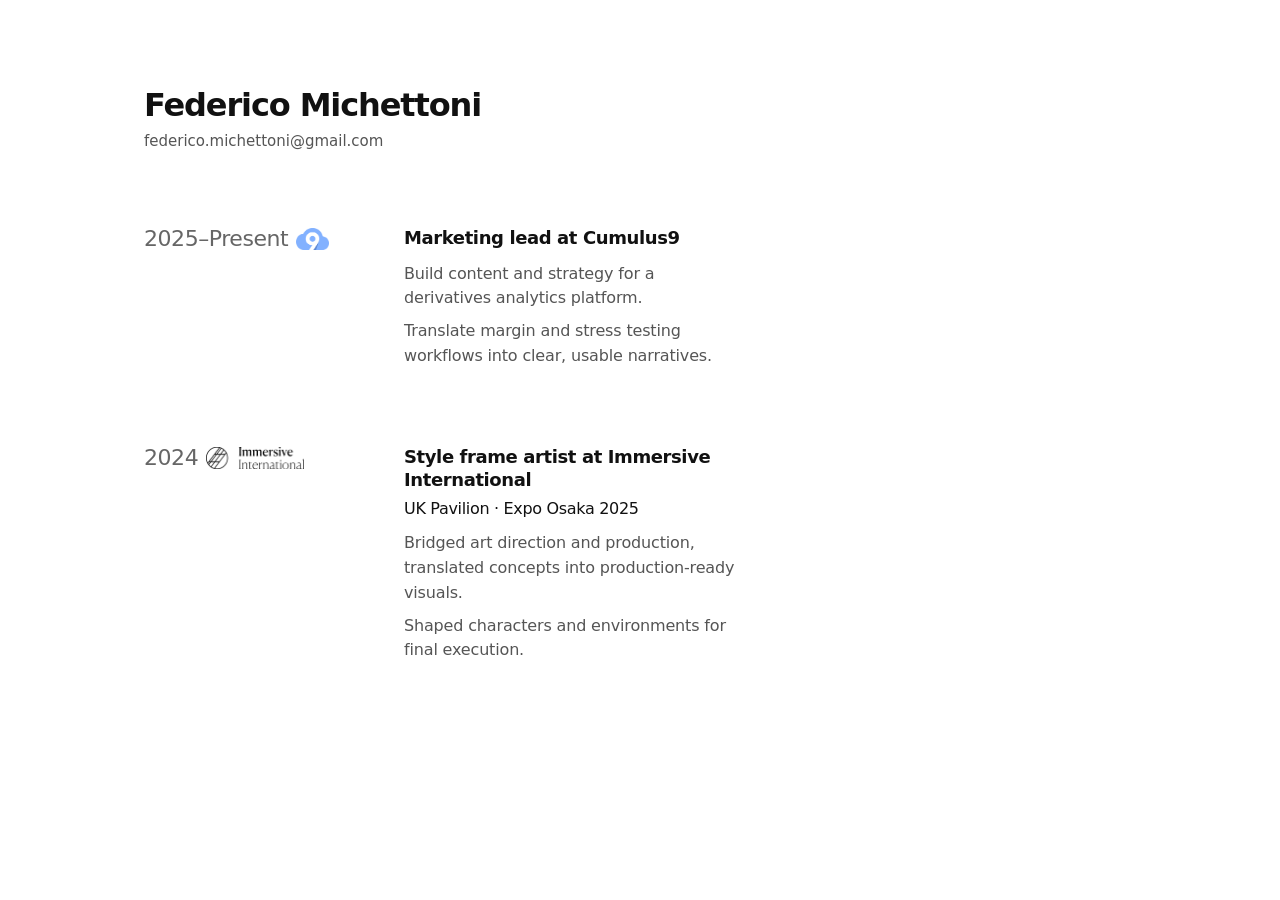
<file: index.html>
<!DOCTYPE html>
<html lang="en">
<head>
  <meta charset="UTF-8" />
  <meta name="viewport" content="width=device-width, initial-scale=1" />
  <meta name="description" content="Federico Michettoni — visual direction and production." />
  <title>Federico Michettoni</title>
  <link rel="stylesheet" href="css/home.css" />
</head>
<body>
  <div class="shell">
    <main class="layout page">
      <aside class="sidebar container" aria-label="Introduction and work">
        <header class="identity">
          <h1 class="name">Federico Michettoni</h1>
          <p class="identity-line">
            <a href="mailto:federico.michettoni@gmail.com">federico.michettoni@gmail.com</a>
          </p>
        </header>

        <nav class="role-list" id="roleList" aria-label="Selected work">
          <a
            class="timeline-row"
            href="cumulus9/"
            data-preview-type="video"
            data-preview-src="images/cumulus9-video.mp4?v=4"
            data-preview-object-position="left"
            data-preview-object-x="10"
          >
            <div class="timeline-meta" aria-hidden="true">
              <span class="timeline-date">2025–Present</span>
              <img src="images/CUMULUS9.png" alt="" />
            </div>
            <div class="timeline-content">
              <p class="role-title">Marketing lead at Cumulus9</p>
              <p class="role-desc">Build content and strategy for a derivatives analytics platform.</p>
              <p class="role-desc">Translate margin and stress testing workflows into clear, usable narratives.</p>
            </div>
          </a>

          <a
            class="timeline-row"
            href="osaka/"
            data-preview-type="video"
            data-preview-src="images/osaka 2025.mp4"
          >
            <div class="timeline-meta timeline-meta--immersive" aria-hidden="true">
              <span class="timeline-date">2024</span>
              <img src="images/IMMERSIVE.png" alt="Immersive" />
            </div>
            <div class="timeline-content">
              <p class="role-title">Style frame artist at Immersive International</p>
              <p class="role-project">UK Pavilion · Expo Osaka 2025</p>
              <p class="role-desc">Bridged art direction and production, translated concepts into production-ready visuals.</p>
              <p class="role-desc">Shaped characters and environments for final execution.</p>
            </div>
          </a>
        </nav>
      </aside>

      <div class="preview-panel" id="previewPanel" aria-hidden="true">
        <div class="preview-inner" id="previewInner"></div>
      </div>
    </main>
  </div>

  <script src="js/home.js" defer></script>
</body>
</html>
</file>
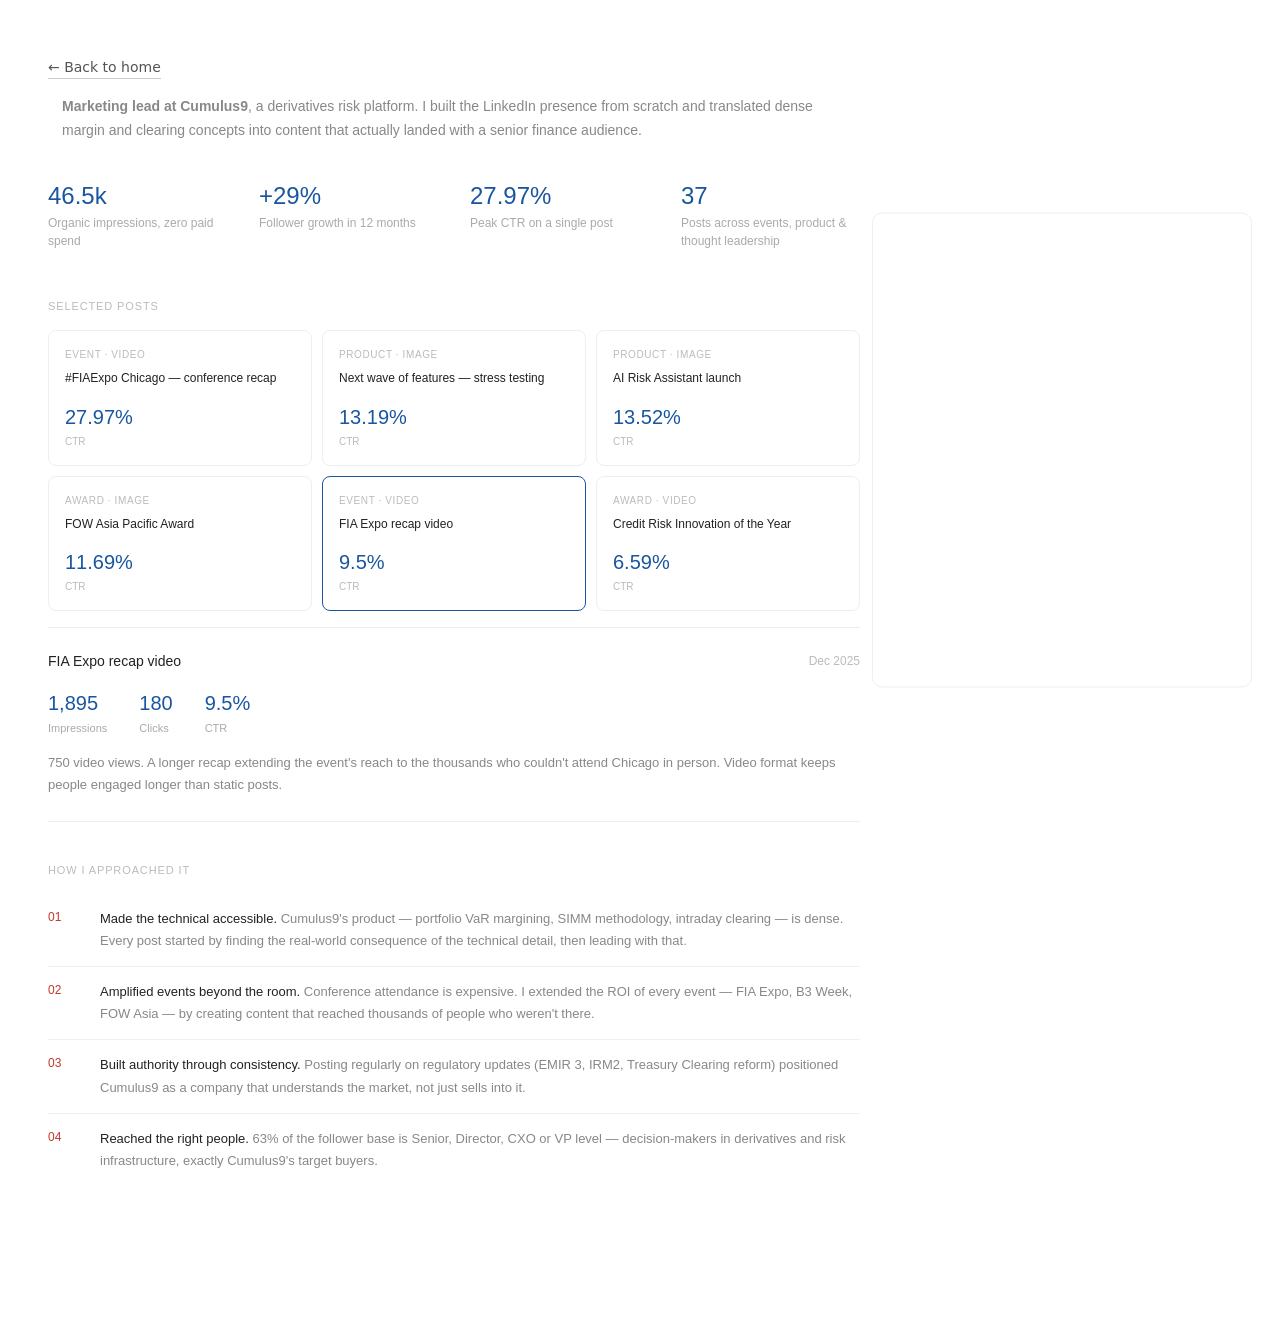
<file: cumulus9/index.html>
<!DOCTYPE html>
<html lang="en">
<head>
  <meta charset="UTF-8" />
  <meta name="viewport" content="width=device-width, initial-scale=1" />
  <meta name="description" content="Marketing lead at Cumulus9 — LinkedIn growth, content, and derivatives risk." />
  <title>Cumulus9 — Federico Michettoni</title>
  <link rel="stylesheet" href="../css/page.css" />
  <link rel="stylesheet" href="../css/cumulus9.css" />
</head>
<body>
  <a class="back" href="../" aria-label="Back to home">&larr; Back to home</a>

  <div class="c9-page-content">
    <div class="section">
      <p class="intro">
        <strong>Marketing lead at Cumulus9</strong>, a derivatives risk platform. I built the LinkedIn presence from scratch and
        translated dense margin and clearing concepts into content that actually landed with a senior finance
        audience.
      </p>

      <div class="stats-row">
        <div>
          <div class="stat-num">46.5k</div>
          <div class="stat-label">Organic impressions, zero paid spend</div>
        </div>
        <div>
          <div class="stat-num">+29%</div>
          <div class="stat-label">Follower growth in 12 months</div>
        </div>
        <div>
          <div class="stat-num">27.97%</div>
          <div class="stat-label">Peak CTR on a single post</div>
        </div>
        <div>
          <div class="stat-num">37</div>
          <div class="stat-label">Posts across events, product &amp; thought leadership</div>
        </div>
      </div>

      <div class="grid-label">Selected posts</div>
      <div class="post-grid" id="c9-grid"></div>
      <div class="media-preview" id="c9-media" aria-live="polite"></div>
      <div class="detail" id="c9-detail"></div>

      <div class="grid-label">How I approached it</div>
      <div class="approach">
        <div class="approach-item">
          <span class="approach-num">01</span>
          <span class="approach-text">
            <strong>Made the technical accessible.</strong> Cumulus9's product — portfolio VaR margining, SIMM
            methodology, intraday clearing — is dense. Every post started by finding the real-world consequence of
            the technical detail, then leading with that.
          </span>
        </div>
        <div class="approach-item">
          <span class="approach-num">02</span>
          <span class="approach-text">
            <strong>Amplified events beyond the room.</strong> Conference attendance is expensive. I extended the
            ROI of every event — FIA Expo, B3 Week, FOW Asia — by creating content that reached thousands of people
            who weren't there.
          </span>
        </div>
        <div class="approach-item">
          <span class="approach-num">03</span>
          <span class="approach-text">
            <strong>Built authority through consistency.</strong> Posting regularly on regulatory updates (EMIR 3,
            IRM2, Treasury Clearing reform) positioned Cumulus9 as a company that understands the market, not just
            sells into it.
          </span>
        </div>
        <div class="approach-item">
          <span class="approach-num">04</span>
          <span class="approach-text">
            <strong>Reached the right people.</strong> 63% of the follower base is Senior, Director, CXO or VP
            level — decision-makers in derivatives and risk infrastructure, exactly Cumulus9's target buyers.
          </span>
        </div>
      </div>
    </div>
  </div>

  <script src="../js/cumulus9.js" defer></script>
</body>
</html>
</file>
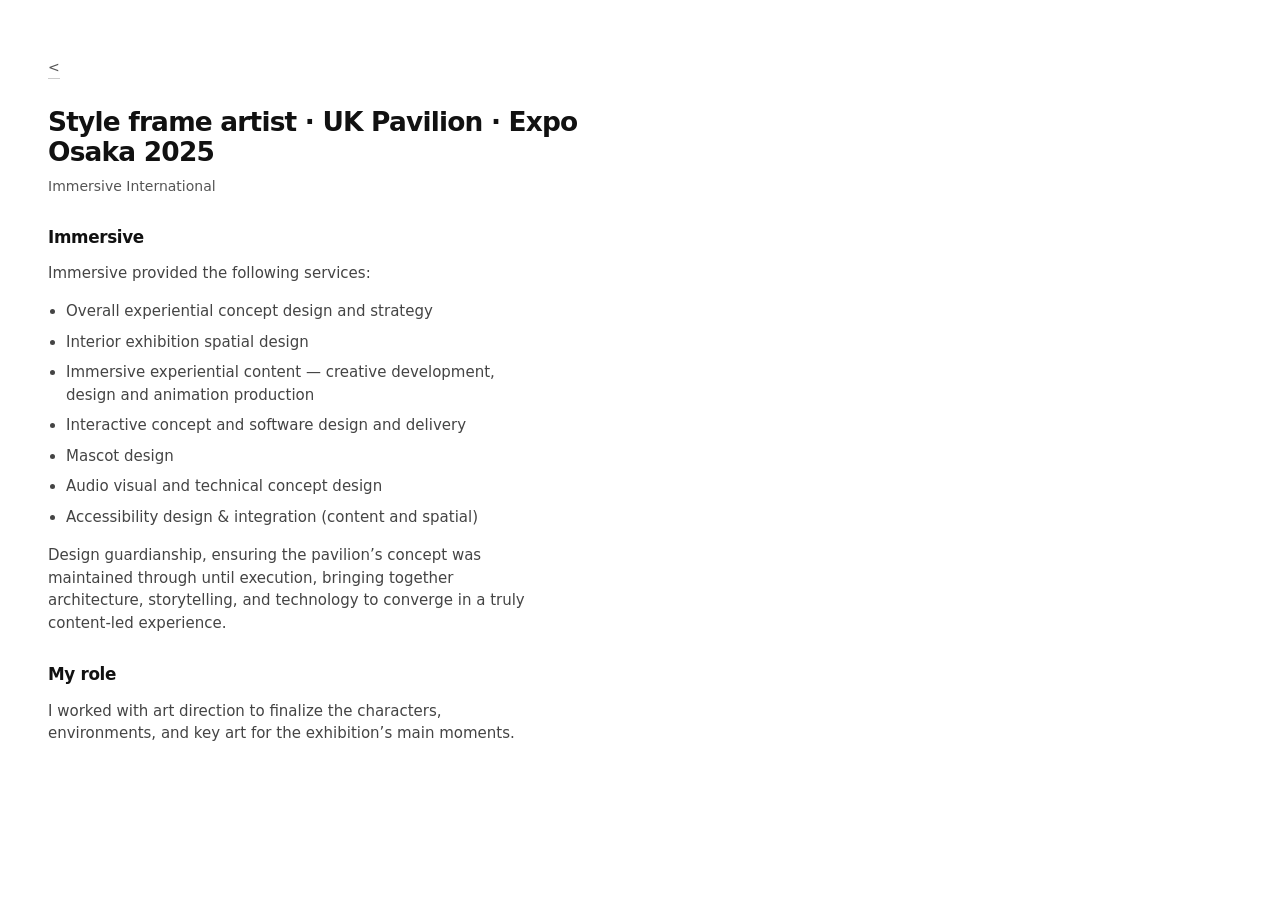
<file: osaka/index.html>
<!DOCTYPE html>
<html lang="en">
<head>
  <meta charset="UTF-8" />
  <meta name="viewport" content="width=device-width, initial-scale=1" />
  <title>Style frame artist · UK Pavilion · Expo Osaka 2025 — Federico Michettoni</title>
  <link rel="stylesheet" href="../css/page.css" />
</head>
<body>
  <a class="back" href="../">&lt;</a>

  <h1>Style frame artist · UK Pavilion · Expo Osaka 2025</h1>
  <p class="lede">Immersive International</p>

  <section class="content-section" aria-labelledby="immersive-heading">
    <h2 id="immersive-heading">Immersive</h2>
    <p>Immersive provided the following services:</p>
    <ul class="service-list">
      <li>Overall experiential concept design and strategy</li>
      <li>Interior exhibition spatial design</li>
      <li>Immersive experiential content — creative development, design and animation production</li>
      <li>Interactive concept and software design and delivery</li>
      <li>Mascot design</li>
      <li>Audio visual and technical concept design</li>
      <li>Accessibility design &amp; integration (content and spatial)</li>
    </ul>
    <p>
      Design guardianship, ensuring the pavilion’s concept was maintained through until execution,
      bringing together architecture, storytelling, and technology to converge in a truly content-led
      experience.
    </p>
  </section>

  <section class="content-section" aria-labelledby="role-heading">
    <h2 id="role-heading">My role</h2>
    <p>
      I worked with art direction to finalize the characters, environments, and key art for the
      exhibition’s main moments.
    </p>
  </section>

</body>
</html>
</file>
<file: css/home.css>
:root {
  --text-body: #444;
  --text-primary: #111;
  --text-secondary: #555;
  --font-stack: -apple-system, system-ui, BlinkMacSystemFont, "Segoe UI", Roboto, Helvetica, Arial, sans-serif;
  /* Fixed meta column — same width every row so text column x-origin matches */
  --timeline-meta-w: 220px;
  --timeline-gap: 40px;
  /* Narrower copy column → more horizontal space for the fixed preview strip */
  --timeline-content-max: 460px;
  --timeline-block: calc(var(--timeline-meta-w) + var(--timeline-gap) + var(--timeline-content-max));
  --page-pad-left: 72px;
  --page-pad-right: 48px;
  --preview-gap: 24px;
}

*,
*::before,
*::after {
  box-sizing: border-box;
}

html {
  height: 100%;
  background: #fff;
}

body {
  margin: 0;
  min-height: 100%;
  font-family: var(--font-stack);
  font-size: 16px;
  line-height: 1.5;
  color: var(--text-body);
  background: #fff;
  -webkit-font-smoothing: antialiased;
}

a {
  color: inherit;
  text-decoration: none;
}

main.layout.page,
.layout.page,
.container {
  padding-left: var(--page-pad-left);
  padding-right: var(--page-pad-right);
}

.shell {
  min-height: 100vh;
  display: flex;
  flex-direction: column;
}

.layout {
  flex: 1;
  position: relative;
  min-height: 100vh;
  background: #fff;
  padding-top: clamp(40px, 7vw, 88px);
  padding-bottom: 56px;
}

.sidebar {
  width: var(--timeline-block);
  max-width: 100%;
  display: flex;
  flex-direction: column;
  align-items: stretch;
  position: relative;
  z-index: 1;
  background: #fff;
}

.identity {
  margin-bottom: clamp(48px, 8vh, 96px);
  max-width: var(--timeline-block);
}

.name {
  margin: 0 0 8px;
  font-size: clamp(1.55rem, 3.4vw, 2rem);
  font-weight: 600;
  letter-spacing: -0.035em;
  line-height: 1.1;
  color: var(--text-primary);
}

.identity-line {
  margin: 0;
  font-size: 15px;
  line-height: 1.4;
  font-weight: 400;
  color: var(--text-secondary);
}

.identity-line a {
  border-bottom: none;
}

.identity-line a:hover {
  opacity: 0.75;
}

.role-list {
  display: flex;
  flex-direction: column;
  gap: clamp(48px, 8vh, 88px);
  width: 100%;
  max-width: var(--timeline-block);
}

.timeline-row {
  display: grid;
  grid-template-columns: var(--timeline-meta-w) minmax(0, var(--timeline-content-max));
  column-gap: var(--timeline-gap);
  align-items: start;
  padding: 2px 0;
  color: inherit;
  width: 100%;
}

/* Prevent min-content blowout so column 1 stays exactly --timeline-meta-w */
.timeline-row > .timeline-meta,
.timeline-row > .timeline-content {
  min-width: 0;
}

.timeline-meta {
  display: flex;
  align-items: center;
  gap: 8px;
  font-size: 22px;
  line-height: 1.2;
  color: #666;
  font-weight: 400;
  width: 100%;
  max-width: var(--timeline-meta-w);
  overflow: hidden;
}

.timeline-meta img {
  height: 1em;
  width: auto;
  max-width: min(148px, 100%);
  display: block;
  flex-shrink: 1;
  min-width: 0;
  object-fit: contain;
  object-position: left center;
}

/* Wordmark matches date cap height; column width + flex allow horizontal assets */
.timeline-meta--immersive img {
  height: 1em;
  max-width: 100%;
  flex-shrink: 1;
}

.timeline-date {
  font-size: 1em;
  font-weight: 400;
  letter-spacing: -0.02em;
  color: inherit;
  white-space: nowrap;
  min-width: 0;
}

.timeline-content {
  max-width: var(--timeline-content-max);
  min-width: 0;
}

.timeline-content p {
  max-width: 36ch;
}

.role-title {
  margin: 0 0 12px;
  font-size: 18px;
  font-weight: 600;
  letter-spacing: -0.022em;
  line-height: 1.3;
  color: var(--text-primary);
}

/* Second line for project / venue (e.g. Osaka row under “Style frame artist at …”) */
.role-project {
  margin: -6px 0 12px;
  font-size: 16px;
  font-weight: 500;
  letter-spacing: -0.02em;
  line-height: 1.35;
  color: var(--text-primary);
}

.role-desc {
  margin: 0 0 8px;
  font-size: 16px;
  font-weight: 400;
  line-height: 1.55;
  letter-spacing: -0.01em;
  color: var(--text-secondary);
}

.role-desc:last-child {
  margin-bottom: 0;
}

.timeline-row:focus-visible {
  outline: 2px solid rgba(17, 17, 17, 0.2);
  outline-offset: 6px;
}

.preview-panel {
  position: fixed;
  top: 0;
  /* Flush to viewport — page padding stays on the text column only */
  right: 0;
  bottom: 0;
  left: calc(var(--page-pad-left) + var(--timeline-block) + var(--preview-gap));
  min-height: 0;
  background: #fff;
  overflow: hidden;
  pointer-events: none;
  z-index: 0;
}

.preview-inner {
  position: absolute;
  inset: 0;
  opacity: 0;
  transition: opacity 0.28s ease;
  pointer-events: none;
}

.preview-inner.is-visible {
  opacity: 1;
}

.preview-media {
  width: 100%;
  height: 100%;
  object-fit: cover;
  display: block;
  transform: scale(1.01);
  transition: transform 0.35s ease;
}

.preview-inner.is-visible .preview-media {
  transform: scale(1);
}

/*
 * Safari paints a corner “download” affordance on <video> outside normal control pseudos.
 * Crop + slight zoom clips that region while keeping object-fit: cover framing acceptable.
 */
.preview-video-crop {
  position: absolute;
  /* Slight bleed past panel edges so cover + transforms don’t leave 1px gaps */
  inset: -4px;
  overflow: hidden;
  pointer-events: none;
}

.preview-video-crop video {
  width: 100%;
  height: 100%;
  object-fit: cover;
  display: block;
  transform: scale(1.22);
  transform-origin: center center;
  transition: transform 0.35s ease;
  -webkit-appearance: none;
  appearance: none;
}

.preview-inner.is-visible .preview-video-crop video {
  /* ~11% inset each side — enough to clip Safari’s corner download badge */
  transform: scale(1.14);
}

/* focus-left: object-position / transform-origin set in home.js (data-preview-object-x, default 10%) */

/* Strip browser video chrome where WebKit exposes it */
.preview-panel .preview-video-crop video::-webkit-media-controls,
.preview-panel .preview-video-crop video::-webkit-media-controls-enclosure,
.preview-panel .preview-video-crop video::-webkit-media-controls-panel,
.preview-panel .preview-video-crop video::-webkit-media-controls-overlay-play-button,
.preview-panel .preview-video-crop video::-webkit-media-controls-start-playback-button,
.preview-panel .preview-video-crop video::-webkit-media-controls-timeline,
.preview-panel .preview-video-crop video::-webkit-media-controls-current-time-display,
.preview-panel .preview-video-crop video::-webkit-media-controls-time-remaining-display,
.preview-panel .preview-video-crop video::-webkit-media-controls-mute-button,
.preview-panel .preview-video-crop video::-webkit-media-controls-toggle-closed-captions-button,
.preview-panel .preview-video-crop video::-webkit-media-controls-volume-slider,
.preview-panel .preview-video-crop video::-webkit-media-controls-fullscreen-button,
.preview-panel .preview-video-crop video::-webkit-media-controls-wireless-playback-picker-button {
  display: none !important;
}

/* No home-page hover preview on touch / narrow viewports — video belongs on project pages */
@media (max-width: 900px), (hover: none) {
  .preview-panel {
    display: none !important;
  }
}

@media (max-width: 900px) {
  .layout {
    display: flex;
    flex-direction: column;
  }
}

@media (max-width: 767px) {
  main.layout.page,
  .layout.page,
  .container {
    padding-left: clamp(28px, 6vw, 48px);
    padding-right: clamp(20px, 5vw, 32px);
  }

  .sidebar {
    width: 100%;
  }

  .timeline-row {
    grid-template-columns: 1fr;
    row-gap: 14px;
  }

  .timeline-meta {
    width: 100%;
    max-width: 100%;
  }
}
</file>
<file: css/page.css>
:root {
  --text-body: #444;
  --text-primary: #111;
  --text-secondary: #555;
  --font-stack: -apple-system, system-ui, BlinkMacSystemFont, "Segoe UI", Roboto, Helvetica, Arial, sans-serif;
}

*,
*::before,
*::after {
  box-sizing: border-box;
}

body {
  margin: 0;
  padding: clamp(28px, 5vw, 56px) clamp(20px, 4vw, 48px) 64px;
  max-width: 720px;
  font-family: var(--font-stack);
  font-size: 15px;
  line-height: 1.5;
  color: var(--text-body);
  -webkit-font-smoothing: antialiased;
}

.back {
  display: inline-block;
  margin-bottom: 28px;
  font-size: 14px;
  color: var(--text-secondary);
  text-decoration: none;
  border-bottom: 1px solid rgba(85, 85, 85, 0.3);
}

.back:hover {
  border-bottom-color: var(--text-secondary);
}

h1 {
  margin: 0 0 8px;
  font-size: clamp(1.35rem, 3vw, 1.65rem);
  font-weight: 600;
  letter-spacing: -0.03em;
  line-height: 1.15;
  color: var(--text-primary);
}

.lede {
  margin: 0 0 32px;
  font-size: 14px;
  color: var(--text-secondary);
}

.content-section {
  margin-bottom: 28px;
}

.content-section h2 {
  margin: 0 0 12px;
  font-size: 1.05rem;
  font-weight: 600;
  letter-spacing: -0.02em;
  color: var(--text-primary);
}

.service-list {
  margin: 0 0 16px;
  padding-left: 1.2em;
  max-width: 52ch;
  color: var(--text-body);
}

.service-list li {
  margin-bottom: 8px;
}

.service-list li:last-child {
  margin-bottom: 0;
}

.project-video-wrap {
  margin: 0 0 28px;
  max-width: 100%;
}

.project-video {
  display: block;
  width: 100%;
  max-width: 560px;
  /* Reserve space so the player isn’t 0px tall before metadata loads (mobile Safari). */
  min-height: 200px;
  height: auto;
  object-fit: contain;
  border-radius: 6px;
  background: #0a1628;
}

p {
  margin: 0 0 16px;
  color: var(--text-body);
  max-width: 52ch;
}

p:last-of-type {
  margin-bottom: 28px;
}

.figure-block {
  margin: 28px 0 0;
}

.figure-block img {
  display: block;
  width: 100%;
  max-width: 560px;
  height: auto;
  margin-bottom: 20px;
}
</file>
<file: css/cumulus9.css>
.c9-page-content,
.c9-page-content * {
  box-sizing: border-box;
}

:root {
  --c9-media-w: clamp(260px, 30vw, 380px);
  --c9-left-gutter: 88px;
}

body {
  /* Override page.css cap so the right preview column is usable. */
  max-width: none;
}

.c9-page-content {
  background: #fff;
  font-family: -apple-system, BlinkMacSystemFont, "San Francisco", "Helvetica Neue", Helvetica, Arial, sans-serif;
}

.c9-page-content .section {
  max-width: none;
  margin: 0;
  width: min(860px, calc(100vw - var(--c9-media-w) - var(--c9-left-gutter)));
  padding: 0 0 3rem;
}

.back {
  margin-bottom: 16px;
}

.c9-page-content .intro {
  font-size: 14px;
  color: #888;
  line-height: 1.7;
  max-width: 780px;
  padding-left: 14px;
  margin-bottom: 2.5rem;
}

.c9-page-content .stats-row {
  display: grid;
  grid-template-columns: repeat(4, 1fr);
  gap: 2rem;
  margin-bottom: 3rem;
}

.c9-page-content .stat-num {
  font-size: 24px;
  font-weight: 500;
  color: #1a56a0;
  line-height: 1.1;
}

.c9-page-content .stat-label {
  font-size: 12px;
  color: #aaa;
  margin-top: 5px;
  line-height: 1.5;
}

.c9-page-content .grid-label {
  font-size: 11px;
  color: #bbb;
  letter-spacing: 0.08em;
  text-transform: uppercase;
  margin-bottom: 1rem;
}

.c9-page-content .post-grid {
  display: grid;
  grid-template-columns: repeat(3, 1fr);
  gap: 10px;
  margin-bottom: 1rem;
}

.c9-page-content .media-preview {
  position: fixed;
  top: 50%;
  right: 28px;
  width: var(--c9-media-w);
  transform: translateY(-50%);
  aspect-ratio: 4 / 5;
  min-height: 0;
  height: calc(var(--c9-media-w) * 1.25);
  max-height: calc(100vh - 48px);
  margin: 0;
  border: 1px solid #eee;
  border-radius: 10px;
  overflow: hidden;
  background: #fff;
}

.c9-page-content .media-preview img,
.c9-page-content .media-preview video {
  width: 100%;
  height: 100%;
  min-height: 0;
  object-fit: cover;
  display: block;
}

.c9-page-content .media-preview.is-gallery {
  display: flex;
  flex-direction: column;
  gap: 8px;
  padding: 8px;
  aspect-ratio: auto;
  height: min(82vh, 760px);
  max-height: min(82vh, 760px);
}

.c9-page-content .media-preview.is-gallery img {
  flex: 1 1 0;
  width: 100%;
  height: 0;
  min-height: 0;
  object-fit: cover;
  border-radius: 6px;
}

.c9-page-content .post-tile {
  background: #fff;
  border-radius: 8px;
  padding: 16px;
  cursor: pointer;
  border: 1px solid #eee;
  transition: border-color 0.15s;
}

.c9-page-content .post-tile:hover {
  border-color: #ccc;
}

.c9-page-content .post-tile.active {
  border-color: #1a56a0;
}

.c9-page-content .tile-type {
  font-size: 10px;
  letter-spacing: 0.06em;
  text-transform: uppercase;
  color: #bbb;
  margin-bottom: 8px;
}

.c9-page-content .tile-title {
  font-size: 12px;
  color: #222;
  line-height: 1.45;
  font-weight: 500;
}

.c9-page-content .tile-ctr {
  font-size: 20px;
  font-weight: 500;
  color: #1a56a0;
  margin-top: 14px;
}

.c9-page-content .tile-ctr-label {
  font-size: 10px;
  color: #bbb;
  margin-top: 2px;
}

.c9-page-content .detail {
  padding: 1.5rem 0;
  margin-bottom: 2.5rem;
  border-top: 1px solid #eee;
  border-bottom: 1px solid #eee;
  min-height: 120px;
}

.c9-page-content .detail-header {
  display: flex;
  align-items: flex-start;
  justify-content: space-between;
  gap: 12px;
  margin-bottom: 1rem;
}

.c9-page-content .detail-title {
  font-size: 14px;
  font-weight: 500;
  color: #222;
  line-height: 1.4;
}

.c9-page-content .detail-date {
  font-size: 12px;
  color: #bbb;
  white-space: nowrap;
}

.c9-page-content .detail-metrics {
  display: flex;
  gap: 2rem;
  margin-bottom: 1rem;
  flex-wrap: wrap;
}

.c9-page-content .dm-val {
  font-size: 20px;
  font-weight: 500;
  color: #1a56a0;
}

.c9-page-content .dm-label {
  font-size: 11px;
  color: #aaa;
  margin-top: 2px;
}

.c9-page-content .detail-about {
  font-size: 13px;
  color: #888;
  line-height: 1.7;
}

.c9-page-content .approach {
  margin-bottom: 2rem;
}

.c9-page-content .approach-item {
  display: flex;
  gap: 2rem;
  padding: 14px 0;
  border-bottom: 1px solid #f0f0f0;
}

.c9-page-content .approach-item:last-child {
  border-bottom: none;
}

.c9-page-content .approach-num {
  font-size: 12px;
  color: #c0392b;
  min-width: 20px;
  font-weight: 500;
}

.c9-page-content .approach-text {
  font-size: 13px;
  color: #888;
  line-height: 1.7;
}

.c9-page-content .approach-text strong {
  color: #222;
  font-weight: 500;
}

@media (max-width: 900px) {
  .c9-page-content .section {
    width: 100%;
  }

  .c9-page-content .media-preview {
    position: relative;
    top: auto;
    right: auto;
    bottom: auto;
    width: 100%;
    min-height: 280px;
    margin-bottom: 1rem;
    border: 1px solid #eee;
    border-radius: 8px;
  }

  .c9-page-content .media-preview img,
  .c9-page-content .media-preview video {
    min-height: 280px;
  }

  .c9-page-content .media-preview.is-gallery {
    height: auto;
    max-height: none;
  }

  .c9-page-content .media-preview.is-gallery img {
    height: 180px;
  }
}

@media (max-width: 720px) {
  .c9-page-content .stats-row {
    grid-template-columns: repeat(2, 1fr);
    gap: 1.25rem;
  }

  .c9-page-content .post-grid {
    grid-template-columns: 1fr;
  }

  .c9-page-content .media-preview,
  .c9-page-content .media-preview img,
  .c9-page-content .media-preview video {
    min-height: 220px;
  }
}
</file>
